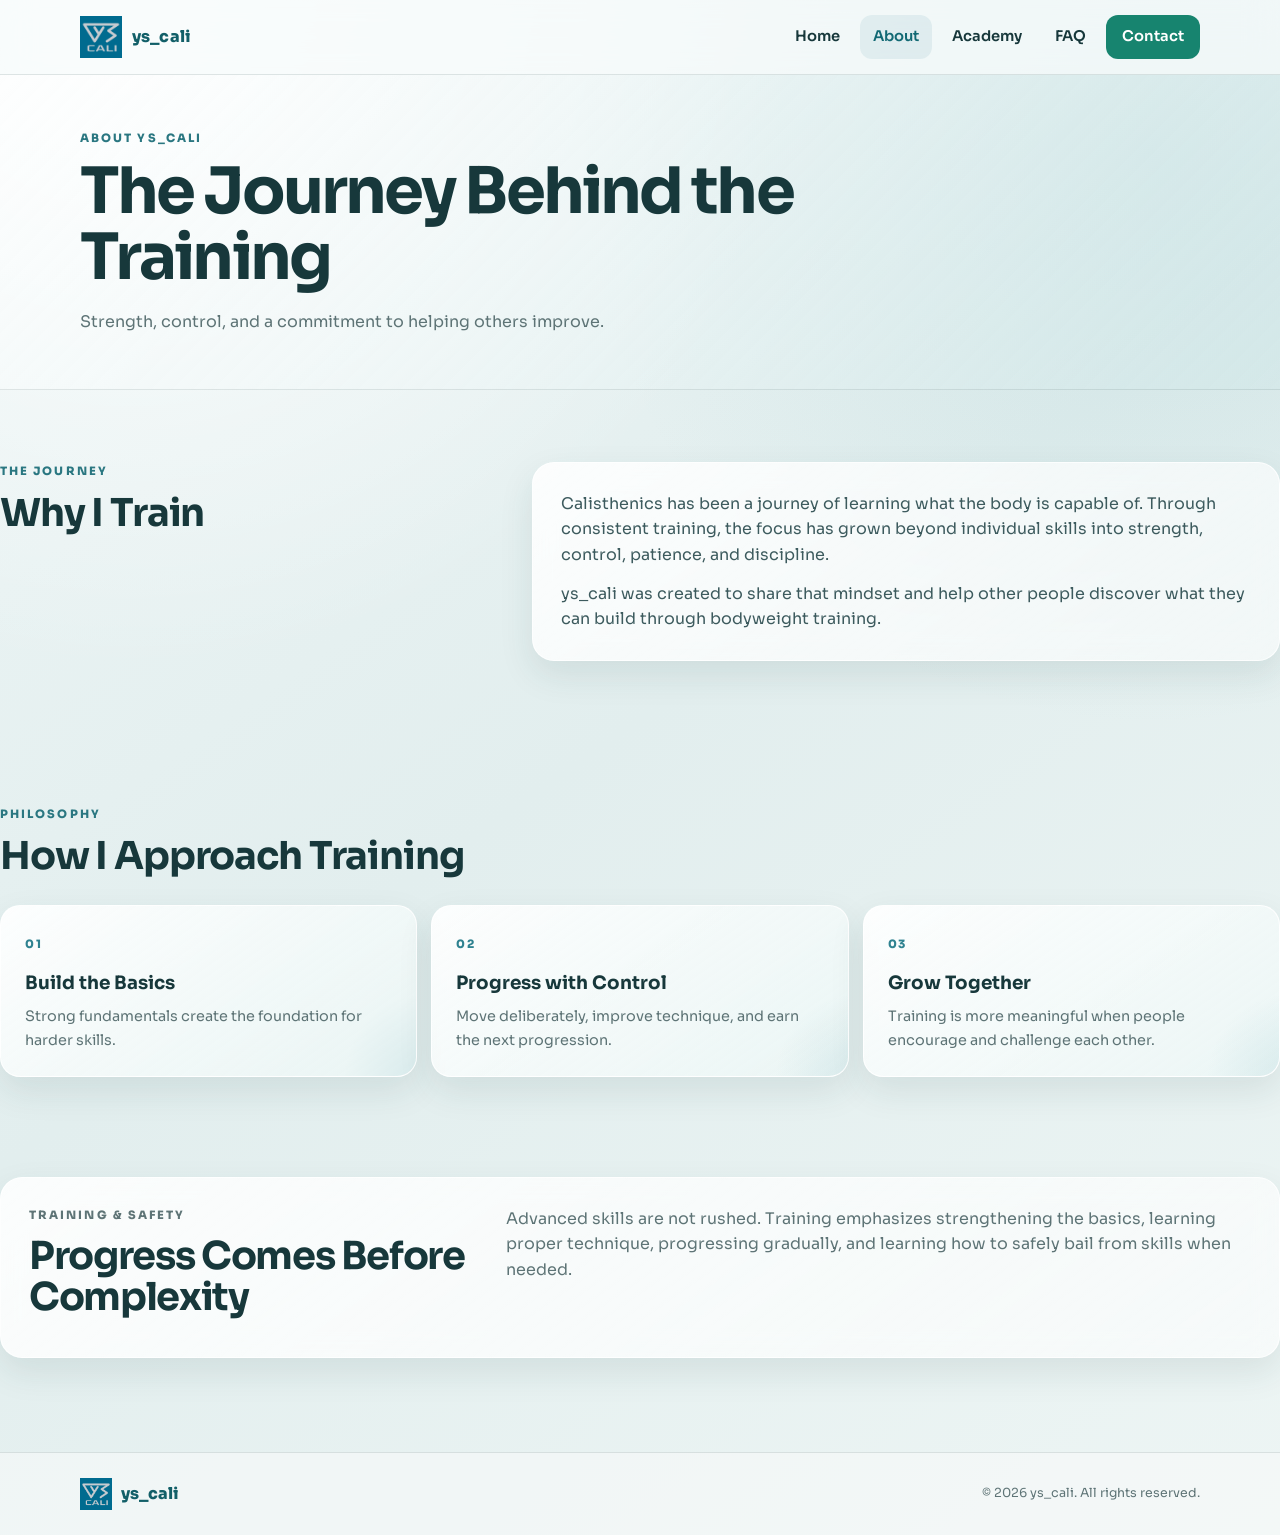
<file: about.html>
<!DOCTYPE html>
<html lang="en">
<head>
  <meta charset="UTF-8">
  <meta name="viewport" content="width=device-width, initial-scale=1.0">
  <meta name="description" content="About ys_cali, a calisthenics athlete focused on strength, control, discipline, and community.">
  <title>About | ys_cali</title>
  <link rel="icon" type="image/png" href="images/favicon.png">
  <link rel="preconnect" href="https://fonts.googleapis.com">
  <link rel="preconnect" href="https://fonts.gstatic.com" crossorigin>
  <link href="https://fonts.googleapis.com/css2?family=Sora:wght@400;500;600;700;800&display=swap" rel="stylesheet">
  <link rel="stylesheet" href="style.css">
</head>

<body>
<header class="site-header">
  <nav class="navbar container" aria-label="Main navigation">
    <a class="brand" href="index.html"><img src="images/logo.png" alt="YS CALI logo"><span>ys_cali</span></a>
    <button class="menu-toggle" type="button" aria-expanded="false" aria-controls="nav-links" aria-label="Open navigation">
      <span></span><span></span><span></span>
    </button>
    <div class="nav-links" id="nav-links">
      <a href="index.html">Home</a>
      <a class="active" href="about.html">About</a>
      <a href="academy.html">Academy</a>
      <a href="faq.html">FAQ</a>
      <a class="nav-cta" href="index.html#contact">Contact</a>
    </div>
  </nav>
</header>

<main>
  <section class="page-header">
    <div class="container page-header-inner">
      <div>
        <p class="eyebrow">ABOUT YS_CALI</p>
        <h1>The Journey Behind the Training</h1>
        <p>Strength, control, and a commitment to helping others improve.</p>
      </div>
    </div>
  </section>

  <section class="section split-section">
    <div class="section-heading">
      <p class="eyebrow">THE JOURNEY</p>
      <h2>Why I Train</h2>
    </div>
    <div class="story-panel">
      <p>
        Calisthenics has been a journey of learning what the body is capable of.
        Through consistent training, the focus has grown beyond individual skills
        into strength, control, patience, and discipline.
      </p>
      <p>
        ys_cali was created to share that mindset and help other people discover
        what they can build through bodyweight training.
      </p>
    </div>
  </section>

  <section class="section">
    <div class="section-heading">
      <p class="eyebrow">PHILOSOPHY</p>
      <h2>How I Approach Training</h2>
    </div>
    <div class="principle-grid">
      <article class="principle-card">
        <span>01</span><h3>Build the Basics</h3>
        <p>Strong fundamentals create the foundation for harder skills.</p>
      </article>
      <article class="principle-card">
        <span>02</span><h3>Progress with Control</h3>
        <p>Move deliberately, improve technique, and earn the next progression.</p>
      </article>
      <article class="principle-card">
        <span>03</span><h3>Grow Together</h3>
        <p>Training is more meaningful when people encourage and challenge each other.</p>
      </article>
    </div>
  </section>

  <section class="section safety-section">
    <div class="safety-panel">
      <div>
        <p class="eyebrow">TRAINING & SAFETY</p>
        <h2>Progress Comes Before Complexity</h2>
      </div>
      <div>
        <p>
          Advanced skills are not rushed. Training emphasizes strengthening the basics,
          learning proper technique, progressing gradually, and learning how to safely
          bail from skills when needed.
        </p>
      </div>
    </div>
  </section>
</main>

<footer class="site-footer">
  <div class="container footer-inner">
    <a class="footer-brand" href="index.html"><img src="images/logo.png" alt="YS CALI logo"><span>ys_cali</span></a>
    <p>© 2026 ys_cali. All rights reserved.</p>
  </div>
</footer>

<script src="script.js"></script>
</body>
</html>
</file>
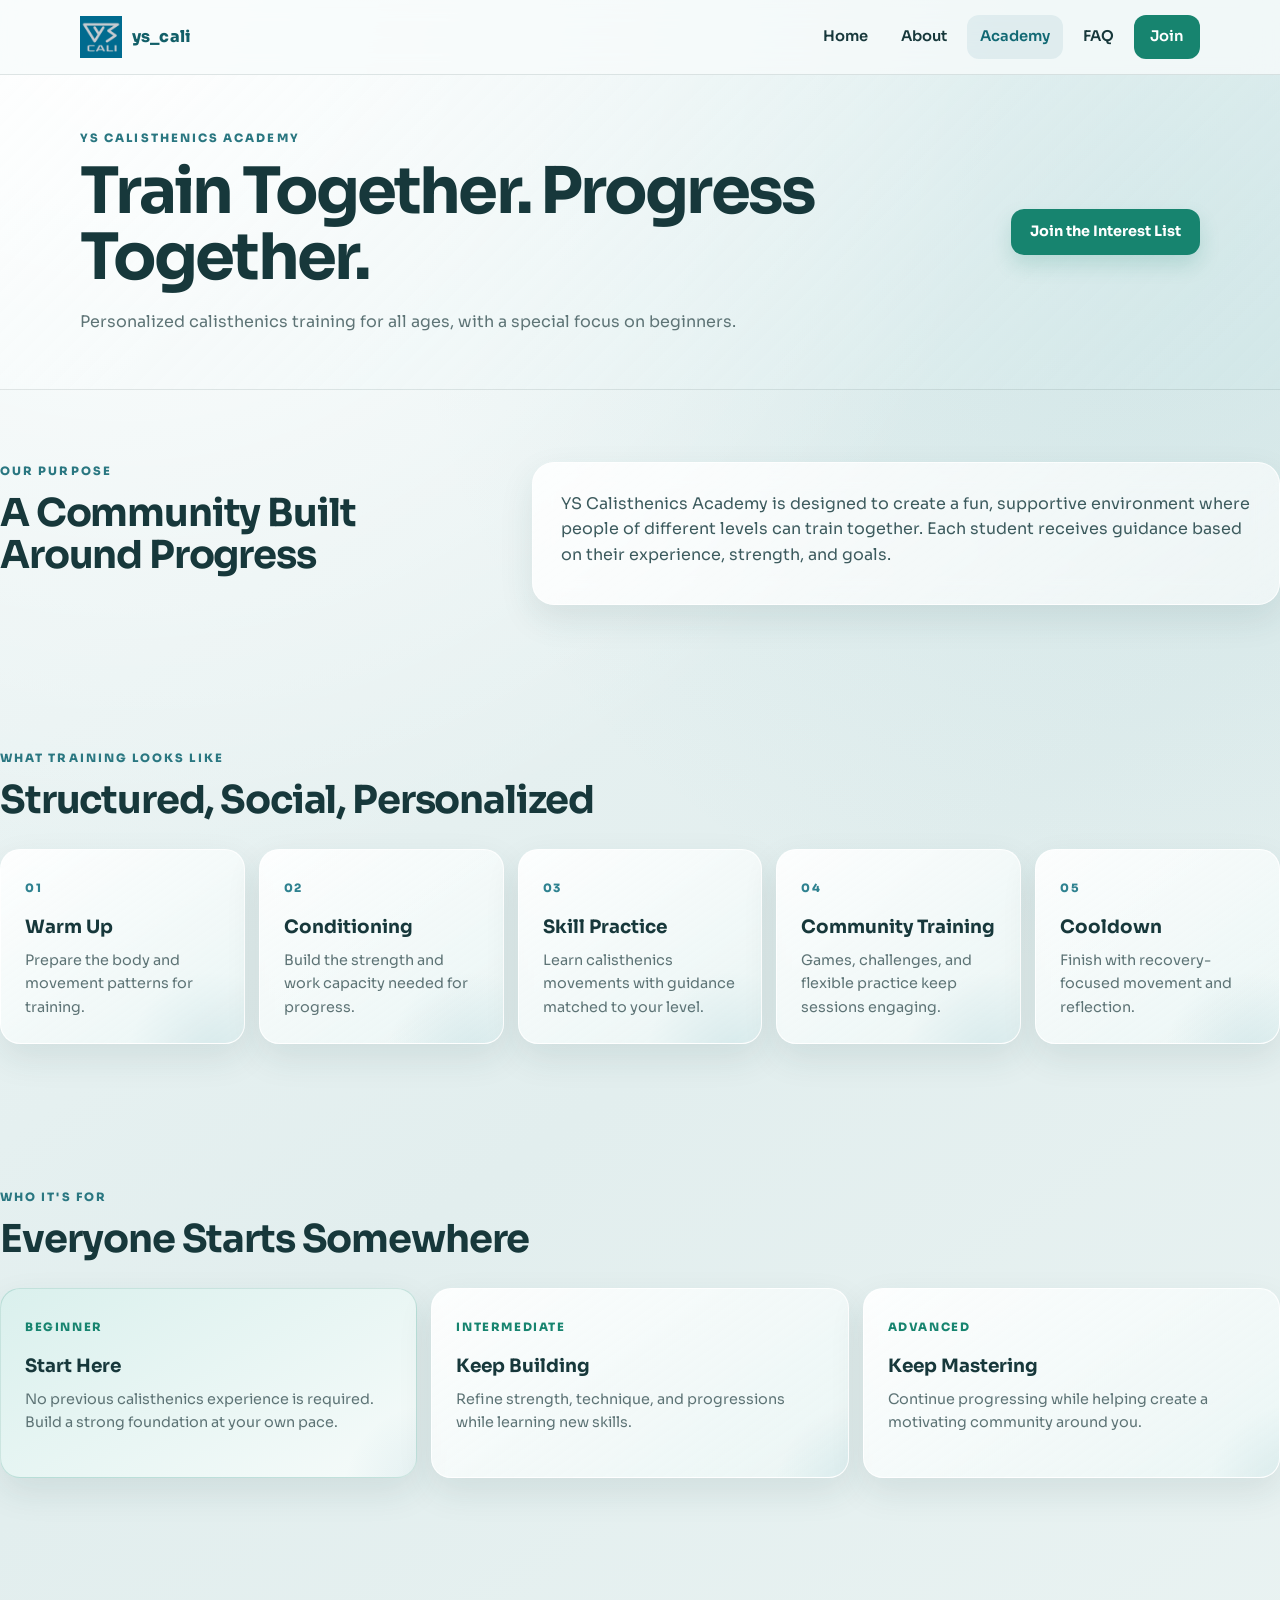
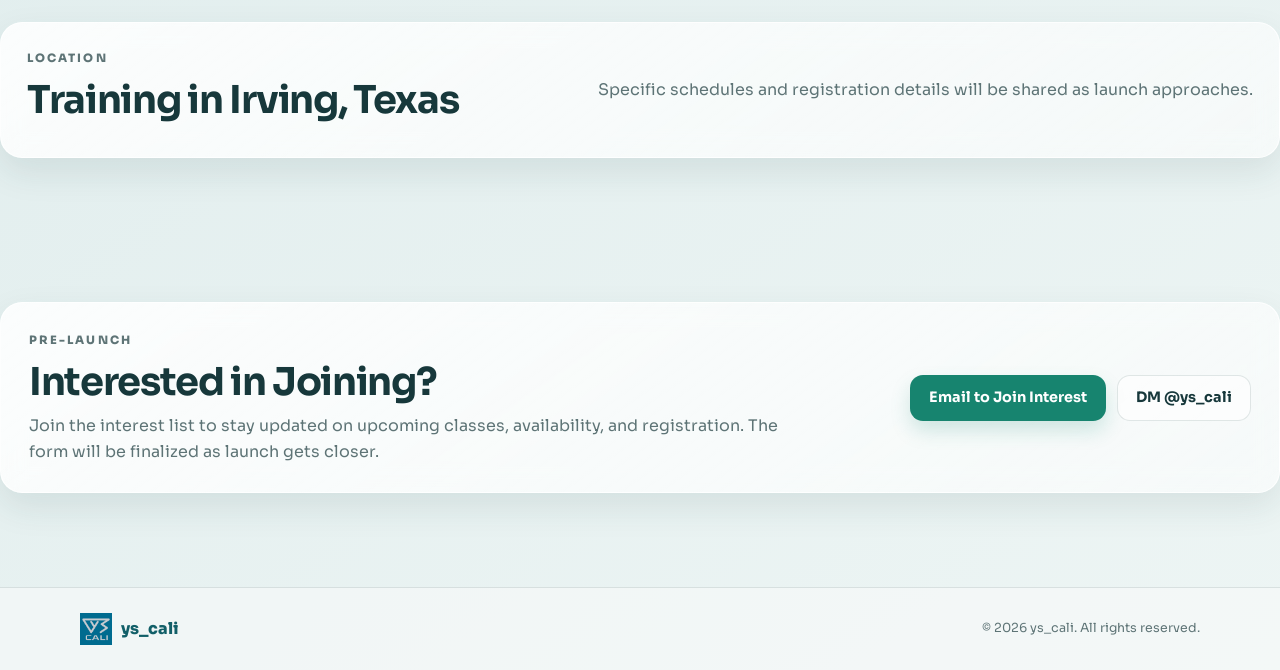
<file: academy.html>
<!DOCTYPE html>
<html lang="en">
<head>
  <meta charset="UTF-8">
  <meta name="viewport" content="width=device-width, initial-scale=1.0">
  <meta name="description" content="YS Calisthenics Academy — community-focused calisthenics training for all ages, specializing in beginners.">
  <title>YS Calisthenics Academy | ys_cali</title>
  <link rel="icon" type="image/png" href="images/favicon.png">
  <link rel="preconnect" href="https://fonts.googleapis.com">
  <link rel="preconnect" href="https://fonts.gstatic.com" crossorigin>
  <link href="https://fonts.googleapis.com/css2?family=Sora:wght@400;500;600;700;800&display=swap" rel="stylesheet">
  <link rel="stylesheet" href="style.css">
</head>

<body>
<header class="site-header">
  <nav class="navbar container" aria-label="Main navigation">
    <a class="brand" href="index.html"><img src="images/logo.png" alt="YS CALI logo"><span>ys_cali</span></a>
    <button class="menu-toggle" type="button" aria-expanded="false" aria-controls="nav-links" aria-label="Open navigation">
      <span></span><span></span><span></span>
    </button>
    <div class="nav-links" id="nav-links">
      <a href="index.html">Home</a>
      <a href="about.html">About</a>
      <a class="active" href="academy.html">Academy</a>
      <a href="faq.html">FAQ</a>
      <a class="nav-cta" href="#interest">Join</a>
    </div>
  </nav>
</header>

<main>
  <section class="page-header academy-header">
    <div class="container page-header-inner">
      <div>
        <p class="eyebrow">YS CALISTHENICS ACADEMY</p>
        <h1>Train Together. Progress Together.</h1>
        <p>Personalized calisthenics training for all ages, with a special focus on beginners.</p>
      </div>
      <a class="button primary" href="#interest">Join the Interest List</a>
    </div>
  </section>

  <section class="section">
    <div class="academy-intro">
      <div class="section-heading">
        <p class="eyebrow">OUR PURPOSE</p>
        <h2>A Community Built Around Progress</h2>
      </div>
      <div class="story-panel">
        <p>
          YS Calisthenics Academy is designed to create a fun, supportive environment
          where people of different levels can train together. Each student receives
          guidance based on their experience, strength, and goals.
        </p>
      </div>
    </div>
  </section>

  <section class="section">
    <div class="section-heading">
      <p class="eyebrow">WHAT TRAINING LOOKS LIKE</p>
      <h2>Structured, Social, Personalized</h2>
    </div>
    <div class="session-grid">
      <article class="session-card"><span>01</span><h3>Warm Up</h3><p>Prepare the body and movement patterns for training.</p></article>
      <article class="session-card"><span>02</span><h3>Conditioning</h3><p>Build the strength and work capacity needed for progress.</p></article>
      <article class="session-card"><span>03</span><h3>Skill Practice</h3><p>Learn calisthenics movements with guidance matched to your level.</p></article>
      <article class="session-card"><span>04</span><h3>Community Training</h3><p>Games, challenges, and flexible practice keep sessions engaging.</p></article>
      <article class="session-card"><span>05</span><h3>Cooldown</h3><p>Finish with recovery-focused movement and reflection.</p></article>
    </div>
  </section>

  <section class="section">
    <div class="section-heading">
      <p class="eyebrow">WHO IT'S FOR</p>
      <h2>Everyone Starts Somewhere</h2>
    </div>
    <div class="level-grid">
      <article class="level-card featured"><span>BEGINNER</span><h3>Start Here</h3><p>No previous calisthenics experience is required. Build a strong foundation at your own pace.</p></article>
      <article class="level-card"><span>INTERMEDIATE</span><h3>Keep Building</h3><p>Refine strength, technique, and progressions while learning new skills.</p></article>
      <article class="level-card"><span>ADVANCED</span><h3>Keep Mastering</h3><p>Continue progressing while helping create a motivating community around you.</p></article>
    </div>
  </section>

  <section class="section location-section">
    <div class="location-panel">
      <div><p class="eyebrow">LOCATION</p><h2>Training in Irving, Texas</h2></div>
      <p>Specific schedules and registration details will be shared as launch approaches.</p>
    </div>
  </section>

  <section class="section" id="interest">
    <div class="contact-panel">
      <div>
        <p class="eyebrow">PRE-LAUNCH</p>
        <h2>Interested in Joining?</h2>
        <p>
          Join the interest list to stay updated on upcoming classes, availability,
          and registration. The form will be finalized as launch gets closer.
        </p>
      </div>
      <div class="contact-actions">
        <a class="button primary" href="mailto:yahyasaleem700@gmail.com?subject=YS%20Calisthenics%20Academy%20Interest">Email to Join Interest</a>
        <a class="button ghost" href="https://instagram.com/ys_cali" target="_blank" rel="noopener">DM @ys_cali</a>
      </div>
    </div>
  </section>
</main>

<footer class="site-footer">
  <div class="container footer-inner">
    <a class="footer-brand" href="index.html"><img src="images/logo.png" alt="YS CALI logo"><span>ys_cali</span></a>
    <p>© 2026 ys_cali. All rights reserved.</p>
  </div>
</footer>

<script src="script.js"></script>
</body>
</html>
</file>
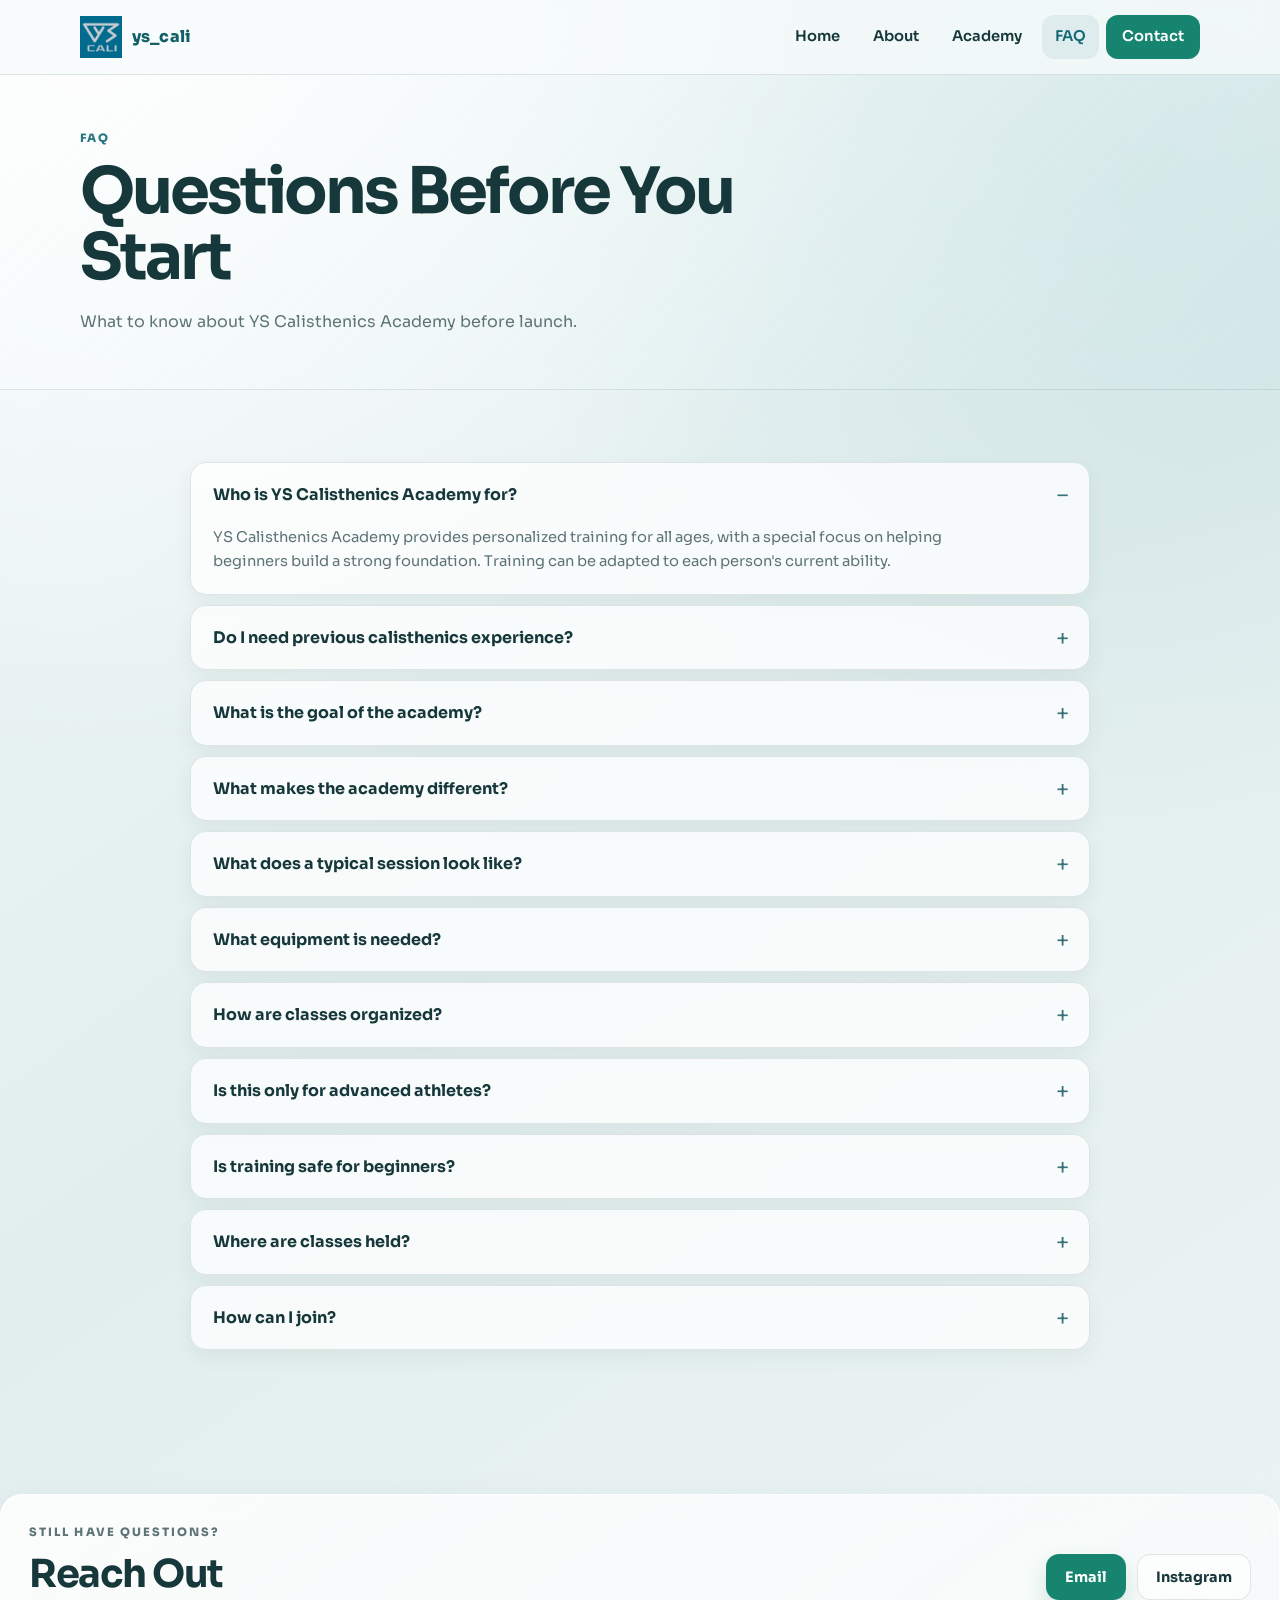
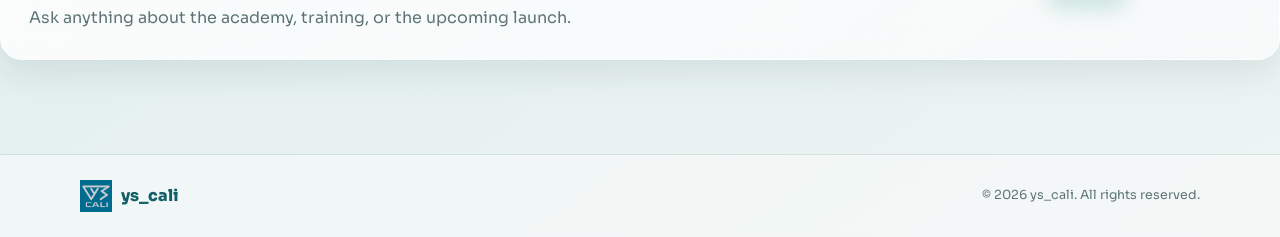
<file: faq.html>
<!DOCTYPE html>
<html lang="en">
<head>
  <meta charset="UTF-8">
  <meta name="viewport" content="width=device-width, initial-scale=1.0">
  <meta name="description" content="Frequently asked questions about YS Calisthenics Academy.">
  <title>FAQ | ys_cali</title>
  <link rel="icon" type="image/png" href="images/favicon.png">
  <link rel="preconnect" href="https://fonts.googleapis.com">
  <link rel="preconnect" href="https://fonts.gstatic.com" crossorigin>
  <link href="https://fonts.googleapis.com/css2?family=Sora:wght@400;500;600;700;800&display=swap" rel="stylesheet">
  <link rel="stylesheet" href="style.css">
</head>

<body>
<header class="site-header">
  <nav class="navbar container" aria-label="Main navigation">
    <a class="brand" href="index.html"><img src="images/logo.png" alt="YS CALI logo"><span>ys_cali</span></a>
    <button class="menu-toggle" type="button" aria-expanded="false" aria-controls="nav-links" aria-label="Open navigation">
      <span></span><span></span><span></span>
    </button>
    <div class="nav-links" id="nav-links">
      <a href="index.html">Home</a>
      <a href="about.html">About</a>
      <a href="academy.html">Academy</a>
      <a class="active" href="faq.html">FAQ</a>
      <a class="nav-cta" href="index.html#contact">Contact</a>
    </div>
  </nav>
</header>

<main>
  <section class="page-header">
    <div class="container page-header-inner">
      <div>
        <p class="eyebrow">FAQ</p>
        <h1>Questions Before You Start</h1>
        <p>What to know about YS Calisthenics Academy before launch.</p>
      </div>
    </div>
  </section>

  <section class="section faq-section">
    <div class="faq-list">
      <details class="faq-item" open>
        <summary>Who is YS Calisthenics Academy for?</summary>
        <p>YS Calisthenics Academy provides personalized training for all ages, with a special focus on helping beginners build a strong foundation. Training can be adapted to each person's current ability.</p>
      </details>

      <details class="faq-item">
        <summary>Do I need previous calisthenics experience?</summary>
        <p>No. Beginners are welcome. Students start with the fundamentals and progress at their own pace while learning proper movement patterns and building confidence.</p>
      </details>

      <details class="faq-item">
        <summary>What is the goal of the academy?</summary>
        <p>The goal is to create a fun and supportive community where people can build strength together, learn real calisthenics skills, and develop confidence and discipline through training.</p>
      </details>

      <details class="faq-item">
        <summary>What makes the academy different?</summary>
        <p>Students learn real calisthenics skills from an experienced trainer while being part of a supportive community. Training is about learning body control, improving consistently, and enjoying the process.</p>
      </details>

      <details class="faq-item">
        <summary>What does a typical session look like?</summary>
        <p>Sessions begin with a warm-up, move into strength and conditioning work, then focus on calisthenics movements and skills with personalized guidance. Games, challenges, and flexible practice may be included before a cooldown.</p>
      </details>

      <details class="faq-item">
        <summary>What equipment is needed?</summary>
        <p>Training is mostly bodyweight-based, with some equipment provided when needed. Students can begin without needing a collection of expensive equipment.</p>
      </details>

      <details class="faq-item">
        <summary>How are classes organized?</summary>
        <p>Classes are held as a mixed group where everyone trains together while receiving personalized guidance. Exercises and progressions are adjusted based on experience, strength, and goals.</p>
      </details>

      <details class="faq-item">
        <summary>Is this only for advanced athletes?</summary>
        <p>No. The academy is especially welcoming to beginners. Advanced skills are taught through proper progressions, and students are never expected to perform difficult movements before they are ready.</p>
      </details>

      <details class="faq-item">
        <summary>Is training safe for beginners?</summary>
        <p>Safety is a priority. Students learn the fundamentals first, build strength gradually, learn proper technique, and practice how to safely bail from skills when appropriate.</p>
      </details>

      <details class="faq-item">
        <summary>Where are classes held?</summary>
        <p>YS Calisthenics Academy classes will be held in Irving, Texas. Specific schedules will be shared as launch approaches.</p>
      </details>

      <details class="faq-item">
        <summary>How can I join?</summary>
        <p>During the pre-launch period, you can email yahyasaleem700@gmail.com or send a DM to @ys_cali. A registration/interest form will be added when it is finalized.</p>
      </details>
    </div>
  </section>

  <section class="section">
    <div class="contact-panel">
      <div><p class="eyebrow">STILL HAVE QUESTIONS?</p><h2>Reach Out</h2><p>Ask anything about the academy, training, or the upcoming launch.</p></div>
      <div class="contact-actions">
        <a class="button primary" href="mailto:yahyasaleem700@gmail.com">Email</a>
        <a class="button ghost" href="https://instagram.com/ys_cali" target="_blank" rel="noopener">Instagram</a>
      </div>
    </div>
  </section>
</main>

<footer class="site-footer">
  <div class="container footer-inner">
    <a class="footer-brand" href="index.html"><img src="images/logo.png" alt="YS CALI logo"><span>ys_cali</span></a>
    <p>© 2026 ys_cali. All rights reserved.</p>
  </div>
</footer>

<script src="script.js"></script>
</body>
</html>
</file>
<file: style.css>
/* ys_cali v2 — compact, modern, mobile-first */
:root{
  --bg:#edf5f5;
  --bg-soft:#e3f0f1;
  --surface:rgba(255,255,255,.72);
  --surface-solid:#f8fbfb;
  --ink:#17383b;
  --muted:#5e7476;
  --accent:#17846f;
  --accent-2:#237f95;
  --line:rgba(23,56,59,.12);
  --shadow:0 14px 34px rgba(29,67,70,.10);
  --shadow-strong:0 22px 50px rgba(29,67,70,.16);
  --radius:22px;
  --max:1120px;
}

*{box-sizing:border-box;margin:0;padding:0}
html{scroll-behavior:smooth}
body{
  font-family:"Sora",system-ui,sans-serif;
  background:
    radial-gradient(circle at 10% 0%, rgba(255,255,255,.95), transparent 35%),
    radial-gradient(circle at 90% 10%, rgba(82,164,172,.13), transparent 32%),
    linear-gradient(145deg,#eef6f6 0%,#e2eeee 48%,#edf5f4 100%);
  color:var(--ink);
  line-height:1.6;
  min-height:100vh;
}
a{color:inherit}
img{display:block;max-width:100%;height:auto}

.container{width:min(calc(100% - 40px),var(--max));margin-inline:auto}

.site-header{
  position:sticky;top:0;z-index:100;
  backdrop-filter:blur(16px);
  background:rgba(248,251,251,.78);
  border-bottom:1px solid var(--line);
}
.navbar{
  min-height:74px;display:flex;align-items:center;justify-content:space-between;gap:24px;
}
.brand{
  display:flex;align-items:center;gap:10px;text-decoration:none;font-weight:800;
  letter-spacing:.01em;color:#125f68;
}
.brand img{width:42px;height:42px;object-fit:contain}

.nav-links{display:flex;align-items:center;gap:7px}
.nav-links a{
  text-decoration:none;padding:10px 13px;border-radius:12px;font-size:.92rem;font-weight:600;
  color:var(--ink);transition:.2s ease;
}
.nav-links a:hover,.nav-links a.active{background:rgba(35,127,149,.09);color:#126974}
.nav-links .nav-cta{background:var(--accent);color:white;padding-inline:16px}
.nav-links .nav-cta:hover{background:#116e5d;color:white}

.menu-toggle{display:none;border:0;background:transparent;padding:8px;cursor:pointer}
.menu-toggle span{display:block;width:24px;height:2px;background:var(--ink);margin:5px 0;border-radius:10px}

.hero{
  min-height:72vh;
  display:grid;align-items:end;
  background:
    linear-gradient(90deg,rgba(232,246,245,.96) 0%,rgba(232,246,245,.78) 42%,rgba(232,246,245,.18) 100%),
    linear-gradient(0deg,rgba(18,55,59,.16),transparent 36%),
    url("images/elbow%20lever%20park.jpg") center/cover no-repeat;
  border-bottom:1px solid var(--line);
}
.hero-content{padding-block:clamp(70px,9vw,120px)}
.hero-copy{max-width:690px}
.eyebrow{
  font-size:.72rem;letter-spacing:.18em;font-weight:800;color:#2a7781;margin-bottom:12px
}
.hero h1,.page-header h1{
  font-size:clamp(2.6rem,6vw,5.2rem);line-height:1.03;letter-spacing:-.045em;
  max-width:760px;margin-bottom:18px
}
.hero-text{font-size:clamp(1rem,1.8vw,1.2rem);max-width:600px;color:#34565a;margin-bottom:26px}
.hero-actions,.contact-actions{display:flex;flex-wrap:wrap;gap:11px}

.button{
  display:inline-flex;align-items:center;justify-content:center;gap:8px;
  min-height:46px;padding:0 18px;border-radius:13px;text-decoration:none;font-weight:700;
  font-size:.9rem;border:1px solid transparent;transition:.22s ease;cursor:pointer
}
.button.primary{background:var(--accent);color:white;box-shadow:0 10px 20px rgba(23,132,111,.18)}
.button.primary:hover{transform:translateY(-2px);background:#126d5d;box-shadow:0 13px 25px rgba(23,132,111,.22)}
.button.ghost{background:rgba(255,255,255,.58);border-color:var(--line);color:var(--ink)}
.button.ghost:hover{transform:translateY(-2px);background:white}

.section{padding-block:clamp(48px,6vw,72px)}
.compact-intro{padding-bottom:46px}
.section-heading{margin-bottom:28px}
.section-heading h2{
  font-size:clamp(1.8rem,3vw,2.65rem);line-height:1.1;letter-spacing:-.03em
}
.row-heading{display:flex;align-items:end;justify-content:space-between;gap:20px}
.section-link{text-decoration:none;font-weight:700;font-size:.88rem;color:#247582;white-space:nowrap}
.section-link:hover{text-decoration:underline}

.story-panel,.academy-panel,.contact-panel,.safety-panel,.location-panel{
  background:linear-gradient(145deg,rgba(255,255,255,.86),rgba(255,255,255,.55));
  border:1px solid rgba(255,255,255,.8);
  border-radius:var(--radius);
  box-shadow:var(--shadow);
  backdrop-filter:blur(12px);
}
.story-panel{padding:28px}
.story-panel p{max-width:860px;color:#3d5b5e}
.story-panel p+p{margin-top:13px}

.skill-grid,.principle-grid,.session-grid,.level-grid{
  display:grid;gap:14px
}
.skill-grid{grid-template-columns:repeat(3,1fr)}
.skill-card,.principle-card,.session-card,.level-card{
  position:relative;overflow:hidden;
  background:linear-gradient(145deg,rgba(255,255,255,.9),rgba(236,247,246,.72));
  border:1px solid rgba(255,255,255,.9);
  border-radius:20px;padding:24px;box-shadow:var(--shadow);
  min-height:180px;transition:.23s ease
}
.skill-card:before,.principle-card:before,.session-card:before,.level-card:before{
  content:"";position:absolute;inset:auto -25% -55% auto;width:180px;height:180px;border-radius:50%;
  background:radial-gradient(circle,rgba(35,127,149,.10),transparent 68%);
}
.skill-card:hover,.principle-card:hover,.session-card:hover,.level-card:hover{transform:translateY(-4px);box-shadow:var(--shadow-strong)}
.skill-number,.principle-card span,.session-card span,.level-card span,.step-label{
  font-size:.72rem;letter-spacing:.14em;font-weight:800;color:#2f8290
}
.skill-card h3,.principle-card h3,.session-card h3,.level-card h3{margin:12px 0 8px;font-size:1.15rem}
.skill-card p,.principle-card p,.session-card p,.level-card p{color:var(--muted);font-size:.9rem}

.progress-panel{
  display:grid;grid-template-columns:1fr auto 1fr auto 1fr;align-items:center;gap:16px;
  padding:24px;border-radius:22px;background:#1d4f55;color:white;box-shadow:var(--shadow-strong)
}
.progress-step{display:flex;gap:13px;align-items:flex-start}
.progress-step h3{font-size:1rem;margin-bottom:4px}
.progress-step p{font-size:.78rem;color:rgba(255,255,255,.78)}
.progress-arrow{font-size:1.35rem;color:#90c6c7}
.step-label{color:#a7d9d7}

.showcase-grid{display:grid;grid-template-columns:repeat(3,1fr);gap:14px}
.showcase-card{
  margin:0;border-radius:18px;overflow:hidden;background:#d8e9e9;aspect-ratio:4/3;
  box-shadow:var(--shadow);border:1px solid rgba(255,255,255,.9)
}
.showcase-card img{width:100%;height:100%;object-fit:cover}
.showcase-note{margin-top:13px;color:var(--muted);font-size:.82rem}

.academy-teaser{padding-top:28px}
.academy-panel{padding:28px;display:flex;align-items:center;justify-content:space-between;gap:28px;background:
  linear-gradient(120deg,rgba(255,255,255,.95),rgba(218,239,239,.78))
}
.academy-panel h2,.contact-panel h2,.safety-panel h2,.location-panel h2{font-size:clamp(1.7rem,3vw,2.6rem);line-height:1.08;letter-spacing:-.035em;margin-bottom:10px}
.academy-panel p,.contact-panel p,.safety-panel p,.location-panel p{color:var(--muted);max-width:760px}

.contact-section{padding-top:28px}
.contact-panel{padding:28px;display:flex;align-items:center;justify-content:space-between;gap:28px}

.page-header{
  border-bottom:1px solid var(--line);
  background:linear-gradient(135deg,rgba(255,255,255,.58),rgba(202,230,231,.28));
}
.page-header-inner{
  min-height:270px;padding-block:54px;display:flex;align-items:end;justify-content:space-between;gap:30px
}
.page-header h1{font-size:clamp(2.2rem,5vw,4rem);max-width:760px}
.page-header p:not(.eyebrow){max-width:690px;color:var(--muted)}
.academy-header .page-header-inner{align-items:center}

.split-section{display:grid;grid-template-columns:.8fr 1.2fr;gap:34px;align-items:start}
.principle-grid{grid-template-columns:repeat(3,1fr)}
.principle-card{min-height:160px}
.safety-section{padding-top:28px}
.safety-panel{padding:28px;display:grid;grid-template-columns:.75fr 1.25fr;gap:30px}

.academy-intro{display:grid;grid-template-columns:.8fr 1.2fr;gap:34px}
.session-grid{grid-template-columns:repeat(5,1fr)}
.session-card{min-height:175px}
.level-grid{grid-template-columns:repeat(3,1fr)}
.level-card{min-height:190px}
.level-card.featured{background:linear-gradient(150deg,#daf0ed,#f6fbfa);border-color:rgba(23,132,111,.18)}
.level-card span{color:var(--accent)}

.location-panel{padding:26px;display:flex;align-items:center;justify-content:space-between;gap:25px}

.faq-list{display:grid;gap:10px;max-width:900px;margin-inline:auto}
.faq-item{
  background:rgba(255,255,255,.76);border:1px solid var(--line);border-radius:16px;
  box-shadow:0 8px 20px rgba(29,67,70,.06);overflow:hidden
}
.faq-item summary{
  cursor:pointer;list-style:none;padding:19px 22px;font-weight:700;position:relative;padding-right:50px
}
.faq-item summary::-webkit-details-marker{display:none}
.faq-item summary:after{
  content:"+";position:absolute;right:20px;top:15px;font-size:1.4rem;font-weight:400;color:#39727a
}
.faq-item[open] summary:after{content:"−"}
.faq-item p{padding:0 22px 20px;color:var(--muted);font-size:.92rem;max-width:820px}

.site-footer{margin-top:22px;border-top:1px solid var(--line);background:rgba(248,251,251,.6)}
.footer-inner{min-height:82px;display:flex;align-items:center;justify-content:space-between;gap:20px}
.footer-inner p{font-size:.78rem;color:var(--muted)}
.footer-brand{display:flex;align-items:center;gap:9px;text-decoration:none;font-weight:800;color:#125f68}
.footer-brand img{width:32px;height:32px;object-fit:contain}

@media (max-width:900px){
  .skill-grid,.principle-grid,.level-grid{grid-template-columns:repeat(2,1fr)}
  .session-grid{grid-template-columns:repeat(3,1fr)}
  .progress-panel{grid-template-columns:1fr;gap:18px}
  .progress-arrow{display:none}
  .academy-panel,.contact-panel,.location-panel{align-items:flex-start;flex-direction:column}
  .split-section,.academy-intro,.safety-panel{grid-template-columns:1fr}
}

@media (max-width:720px){
  .container{width:min(calc(100% - 28px),var(--max))}
  .navbar{min-height:66px}
  .brand img{width:38px;height:38px}
  .menu-toggle{display:block}
  .nav-links{
    display:none;position:absolute;left:14px;right:14px;top:62px;
    padding:10px;background:rgba(248,251,251,.98);border:1px solid var(--line);
    border-radius:16px;box-shadow:var(--shadow-strong);flex-direction:column;align-items:stretch
  }
  .nav-links.open{display:flex}
  .nav-links a{padding:12px 13px}
  .nav-links .nav-cta{text-align:center}
  .hero{min-height:65vh;background:
    linear-gradient(90deg,rgba(232,246,245,.93),rgba(232,246,245,.45)),
    url("images/elbow%20lever%20park.jpg") center/cover no-repeat}
  .hero-content{padding-block:64px}
  .hero h1{font-size:clamp(2.35rem,13vw,3.6rem)}
  .hero-actions .button{flex:1 1 100%}
  .row-heading{align-items:flex-start;flex-direction:column}
  .showcase-grid{grid-template-columns:repeat(3, minmax(0,1fr));gap:8px}
  .showcase-card{border-radius:12px}
  .section{padding-block:42px}
  .story-panel,.academy-panel,.contact-panel,.safety-panel,.location-panel{padding:21px}
  .page-header-inner{min-height:210px;padding-block:38px;align-items:flex-start;flex-direction:column}
  .page-header h1{font-size:clamp(2rem,10vw,3.1rem)}
  .academy-header .page-header-inner{align-items:flex-start}
  .skill-grid,.principle-grid,.session-grid,.level-grid{grid-template-columns:1fr}
  .skill-card,.principle-card,.session-card,.level-card{min-height:0}
  .footer-inner{min-height:92px;flex-direction:column;justify-content:center}
}

@media (max-width:430px){
  .showcase-grid{grid-template-columns:1fr 1fr}
  .showcase-card:last-child{grid-column:1 / -1;aspect-ratio:16/9}
  .contact-actions,.hero-actions{width:100%}
  .contact-actions .button{flex:1 1 100%}
}
</file>
